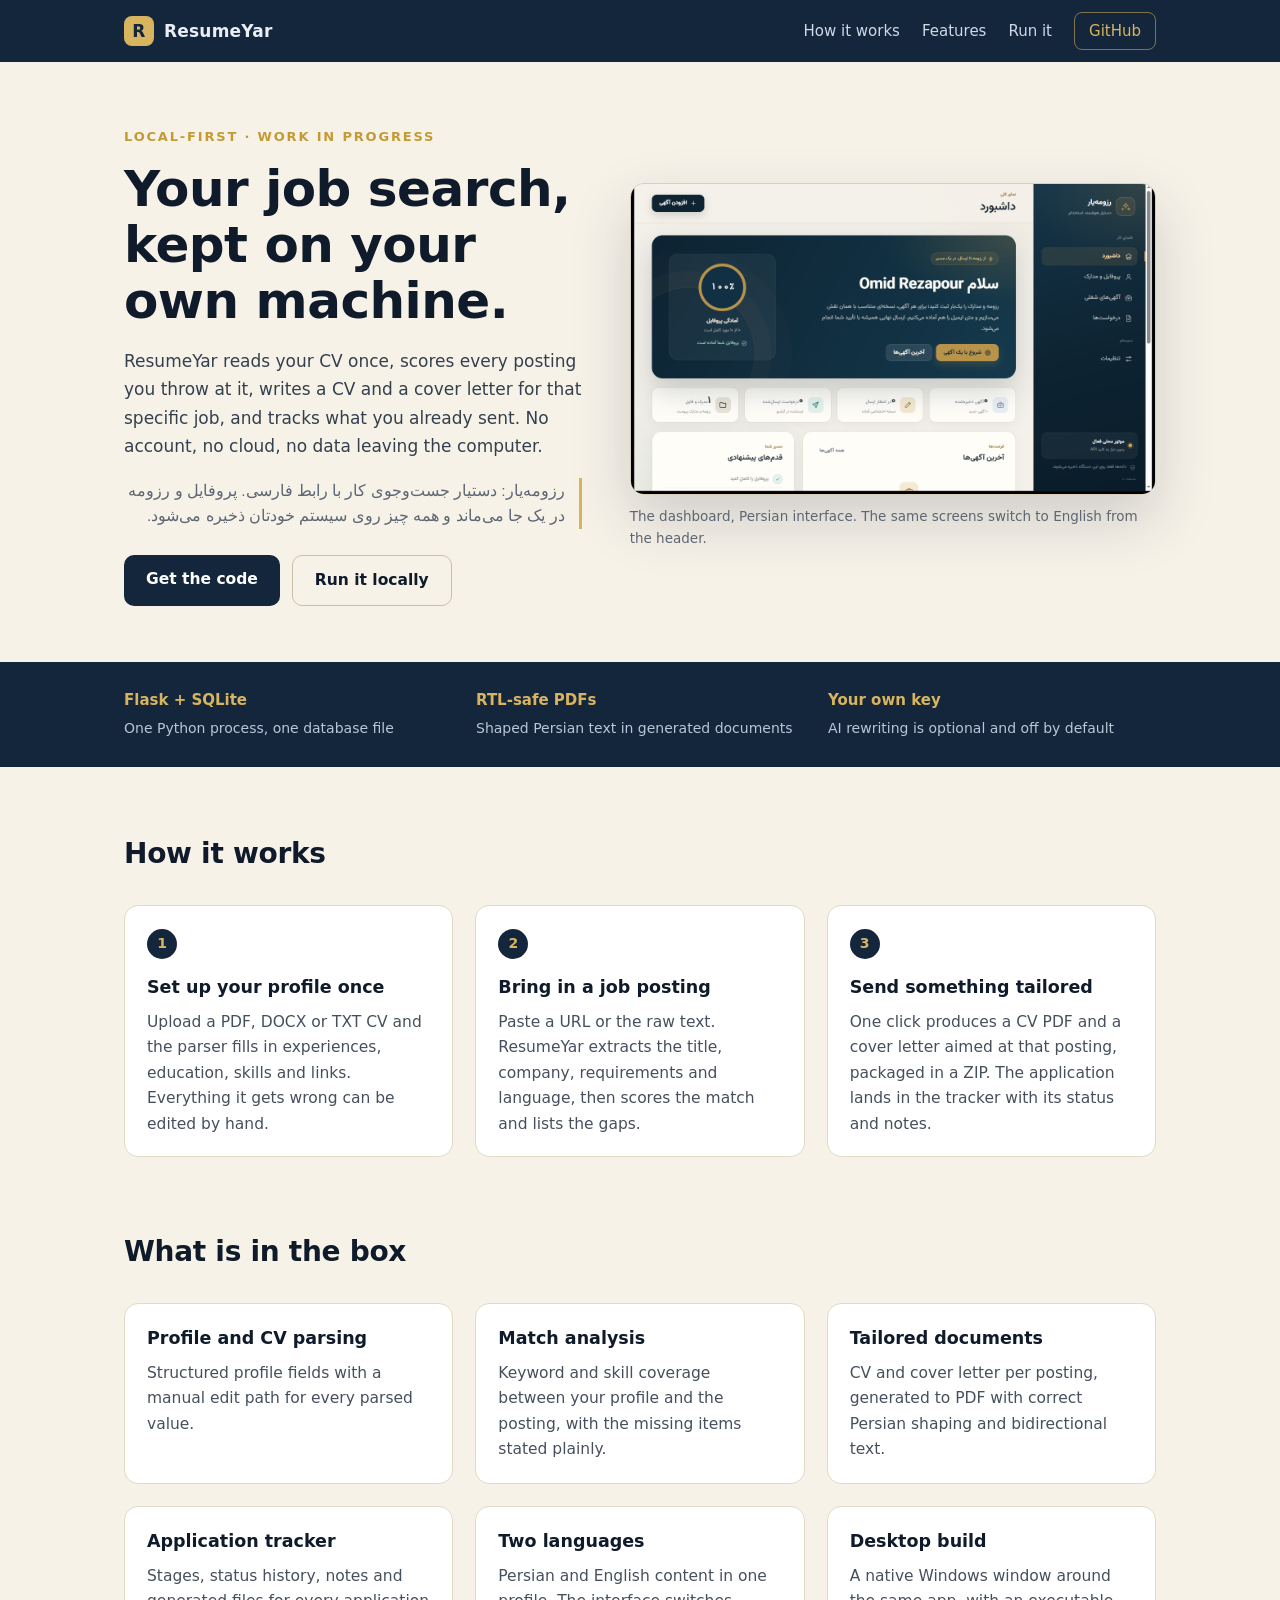
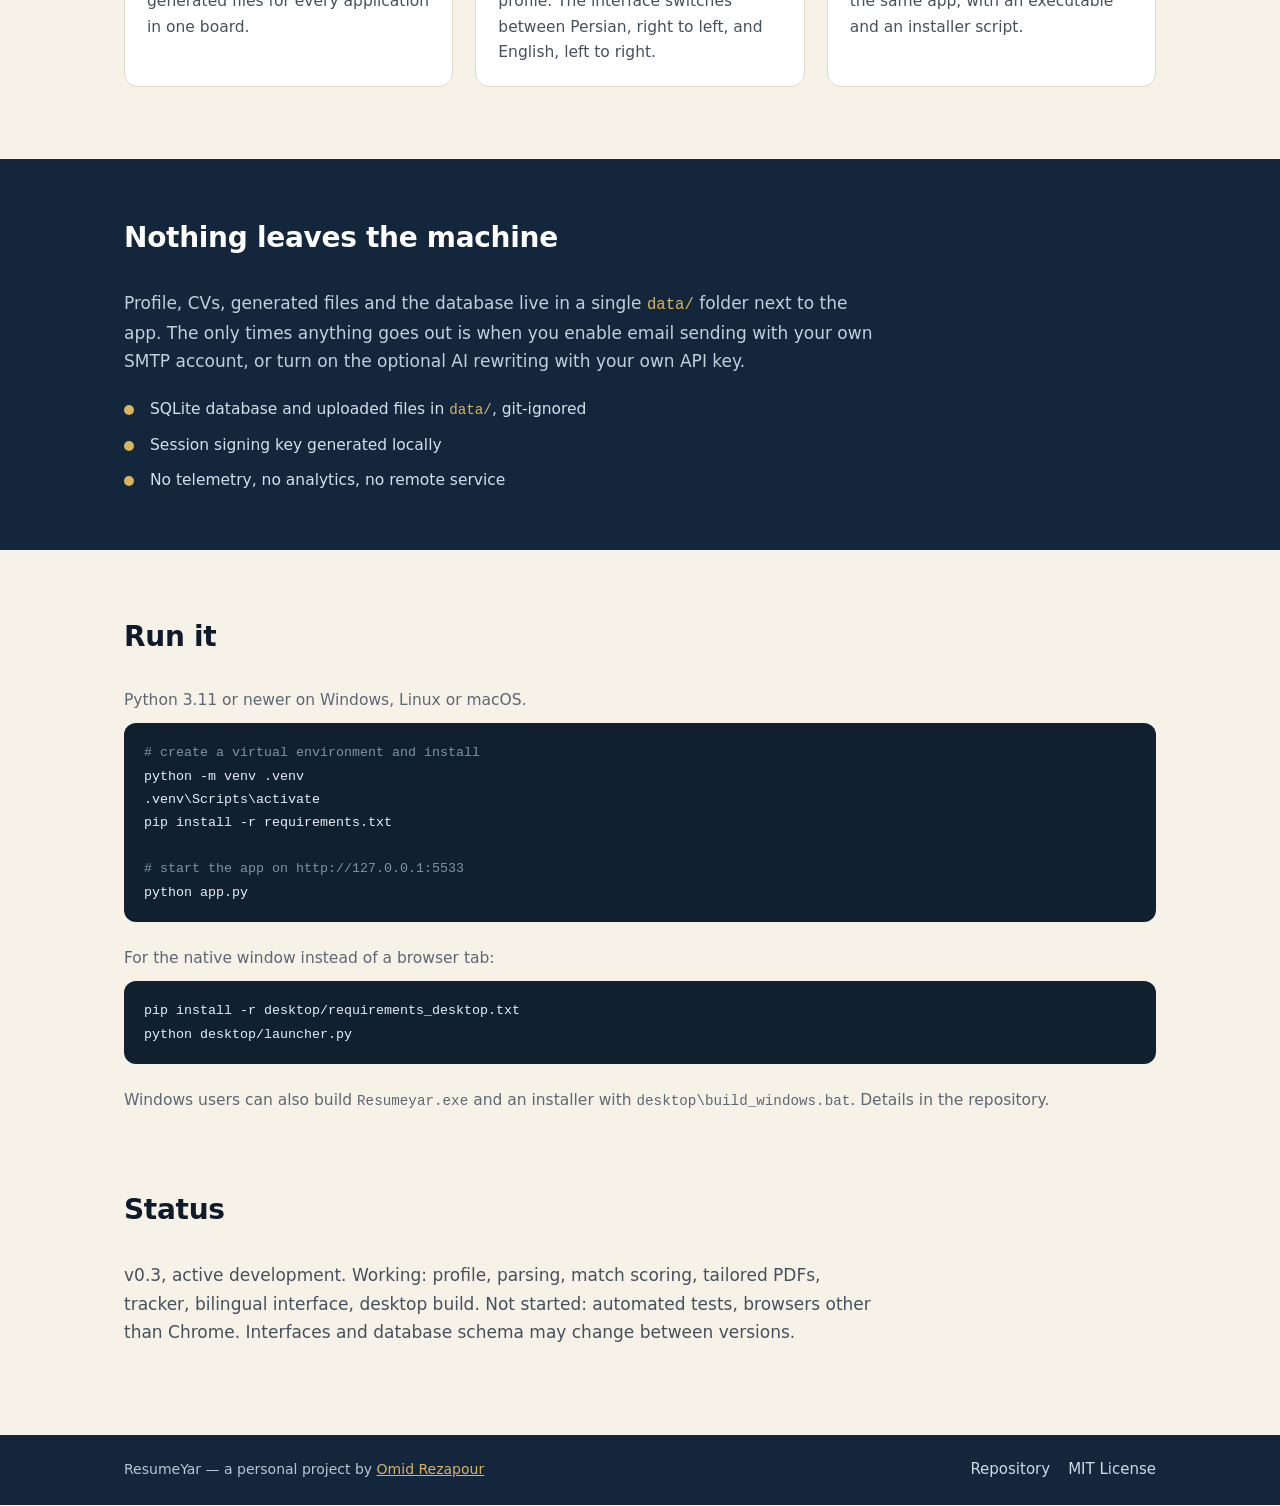
<file: index.html>
<!doctype html>
<html lang="en">
<head>
<meta charset="utf-8">
<meta name="viewport" content="width=device-width, initial-scale=1">
<title>ResumeYar — local-first job-search assistant</title>
<meta name="description" content="Parse your CV, score job matches, generate a tailored CV and cover letter, and track every application. Everything stays on your own machine.">
<meta property="og:title" content="ResumeYar">
<meta property="og:description" content="A local-first job-search assistant with a Persian-first interface.">
<meta property="og:image" content="screenshot.png">
<link rel="icon" href="data:image/svg+xml,%3Csvg xmlns='http://www.w3.org/2000/svg' viewBox='0 0 64 64'%3E%3Crect width='64' height='64' rx='14' fill='%23172b45'/%3E%3Cpath d='M20 44V20h12a9 9 0 0 1 0 18h-8' stroke='%23d8b45e' stroke-width='5' fill='none' stroke-linecap='round'/%3E%3C/svg%3E">
<link rel="stylesheet" href="site.css">
</head>
<body>

<header class="bar">
  <div class="wrap bar-in">
    <a class="brand" href="#top">
      <span class="mark">R</span>
      <span>ResumeYar</span>
    </a>
    <nav>
      <a href="#how">How it works</a>
      <a href="#features">Features</a>
      <a href="#run">Run it</a>
      <a class="gh" href="https://github.com/OmidDevAi/ResumeYar">GitHub</a>
    </nav>
  </div>
</header>

<main id="top">

  <section class="hero wrap">
    <div class="hero-copy">
      <p class="kicker">Local-first · Work in progress</p>
      <h1>Your job search,<br>kept on your own machine.</h1>
      <p class="lede">
        ResumeYar reads your CV once, scores every posting you throw at it,
        writes a CV and a cover letter for that specific job, and tracks what
        you already sent. No account, no cloud, no data leaving the computer.
      </p>
      <p class="fa" lang="fa" dir="rtl">
        رزومه‌یار: دستیار جست‌وجوی کار با رابط فارسی. پروفایل و رزومه در یک جا
        می‌ماند و همه چیز روی سیستم خودتان ذخیره می‌شود.
      </p>
      <div class="cta">
        <a class="btn primary" href="https://github.com/OmidDevAi/ResumeYar">Get the code</a>
        <a class="btn ghost" href="#run">Run it locally</a>
      </div>
    </div>
    <figure class="shot">
      <img src="screenshot.png" alt="ResumeYar dashboard in Persian, right-to-left layout with a navy and gold theme" width="1280" height="756">
      <figcaption>The dashboard, Persian interface. The same screens switch to English from the header.</figcaption>
    </figure>
  </section>

  <section class="strip">
    <div class="wrap strip-in">
      <div><strong>Flask + SQLite</strong><span>One Python process, one database file</span></div>
      <div><strong>RTL-safe PDFs</strong><span>Shaped Persian text in generated documents</span></div>
      <div><strong>Your own key</strong><span>AI rewriting is optional and off by default</span></div>
    </div>
  </section>

  <section id="how" class="wrap section">
    <h2>How it works</h2>
    <ol class="steps">
      <li>
        <span class="num">1</span>
        <h3>Set up your profile once</h3>
        <p>Upload a PDF, DOCX or TXT CV and the parser fills in experiences, education, skills and links. Everything it gets wrong can be edited by hand.</p>
      </li>
      <li>
        <span class="num">2</span>
        <h3>Bring in a job posting</h3>
        <p>Paste a URL or the raw text. ResumeYar extracts the title, company, requirements and language, then scores the match and lists the gaps.</p>
      </li>
      <li>
        <span class="num">3</span>
        <h3>Send something tailored</h3>
        <p>One click produces a CV PDF and a cover letter aimed at that posting, packaged in a ZIP. The application lands in the tracker with its status and notes.</p>
      </li>
    </ol>
  </section>

  <section id="features" class="wrap section">
    <h2>What is in the box</h2>
    <div class="grid">
      <article>
        <h3>Profile and CV parsing</h3>
        <p>Structured profile fields with a manual edit path for every parsed value.</p>
      </article>
      <article>
        <h3>Match analysis</h3>
        <p>Keyword and skill coverage between your profile and the posting, with the missing items stated plainly.</p>
      </article>
      <article>
        <h3>Tailored documents</h3>
        <p>CV and cover letter per posting, generated to PDF with correct Persian shaping and bidirectional text.</p>
      </article>
      <article>
        <h3>Application tracker</h3>
        <p>Stages, status history, notes and generated files for every application in one board.</p>
      </article>
      <article>
        <h3>Two languages</h3>
        <p>Persian and English content in one profile. The interface switches between Persian, right to left, and English, left to right.</p>
      </article>
      <article>
        <h3>Desktop build</h3>
        <p>A native Windows window around the same app, with an executable and an installer script.</p>
      </article>
    </div>
  </section>

  <section class="privacy">
    <div class="wrap privacy-in">
      <h2>Nothing leaves the machine</h2>
      <p>
        Profile, CVs, generated files and the database live in a single <code>data/</code> folder
        next to the app. The only times anything goes out is when you enable email sending
        with your own SMTP account, or turn on the optional AI rewriting with your own API key.
      </p>
      <ul class="checks">
        <li>SQLite database and uploaded files in <code>data/</code>, git-ignored</li>
        <li>Session signing key generated locally</li>
        <li>No telemetry, no analytics, no remote service</li>
      </ul>
    </div>
  </section>

  <section id="run" class="wrap section">
    <h2>Run it</h2>
    <p class="sub">Python 3.11 or newer on Windows, Linux or macOS.</p>
    <pre><code><span class="c"># create a virtual environment and install</span>
python -m venv .venv
.venv\Scripts\activate
pip install -r requirements.txt

<span class="c"># start the app on http://127.0.0.1:5533</span>
python app.py</code></pre>
    <p class="sub">For the native window instead of a browser tab:</p>
    <pre><code>pip install -r desktop/requirements_desktop.txt
python desktop/launcher.py</code></pre>
    <p class="sub">
      Windows users can also build <code>Resumeyar.exe</code> and an installer with
      <code>desktop\build_windows.bat</code>. Details in the repository.
    </p>
  </section>

  <section class="status wrap">
    <h2>Status</h2>
    <p>
      v0.3, active development. Working: profile, parsing, match scoring, tailored PDFs,
      tracker, bilingual interface, desktop build. Not started: automated tests, browsers
      other than Chrome. Interfaces and database schema may change between versions.
    </p>
  </section>

</main>

<footer class="bar foot">
  <div class="wrap bar-in">
    <span>ResumeYar — a personal project by <a href="https://github.com/OmidDevAi">Omid Rezapour</a></span>
    <nav>
      <a href="https://github.com/OmidDevAi/ResumeYar">Repository</a>
      <a href="https://github.com/OmidDevAi/ResumeYar/blob/main/LICENSE">MIT License</a>
    </nav>
  </div>
</footer>

</body>
</html>
</file>
<file: site.css>
:root {
  --navy: #14263c;
  --navy-2: #1d3550;
  --ink: #0f1b2b;
  --gold: #d8b45e;
  --gold-2: #c39a34;
  --cream: #f7f2e8;
  --card: #ffffff;
  --line: #e2d9c7;
  --muted: #5d6673;
}

* { box-sizing: border-box; }

html { scroll-behavior: smooth; }

body {
  margin: 0;
  background: var(--cream);
  color: var(--ink);
  font: 17px/1.65 "Segoe UI", system-ui, -apple-system, "Vazirmatn", Tahoma, sans-serif;
}

.wrap { max-width: 1080px; margin: 0 auto; padding: 0 24px; }

a { color: inherit; }

.bar {
  background: var(--navy);
  color: #e9eef5;
  position: sticky;
  top: 0;
  z-index: 8;
}

.bar-in {
  display: flex;
  align-items: center;
  justify-content: space-between;
  gap: 20px;
  min-height: 62px;
}

.brand {
  display: flex;
  align-items: center;
  gap: 10px;
  text-decoration: none;
  font-weight: 700;
  letter-spacing: .2px;
}

.mark {
  display: grid;
  place-items: center;
  width: 30px;
  height: 30px;
  border-radius: 8px;
  background: var(--gold);
  color: var(--navy);
  font-weight: 800;
}

.bar nav { display: flex; gap: 22px; align-items: center; flex-wrap: wrap; }
.bar nav a { text-decoration: none; color: #cfd9e6; font-size: 15px; }
.bar nav a:hover { color: #fff; }

.gh {
  border: 1px solid rgba(216, 180, 94, .55);
  padding: 6px 14px;
  border-radius: 8px;
  color: var(--gold) !important;
}

.hero {
  display: grid;
  grid-template-columns: 1fr 1.15fr;
  gap: 48px;
  align-items: center;
  padding-top: 64px;
  padding-bottom: 56px;
}

.kicker {
  margin: 0 0 14px;
  font-size: 13px;
  letter-spacing: .14em;
  text-transform: uppercase;
  color: var(--gold-2);
  font-weight: 600;
}

h1 {
  font-size: clamp(34px, 4.4vw, 50px);
  line-height: 1.12;
  margin: 0 0 18px;
  letter-spacing: -.5px;
}

.lede { color: #34404e; margin: 0 0 18px; }

.fa {
  font-family: "Vazirmatn", Tahoma, "Segoe UI", sans-serif;
  color: var(--muted);
  font-size: 15.5px;
  border-right: 3px solid var(--gold);
  padding-right: 14px;
  margin: 0 0 26px;
}

.cta { display: flex; gap: 12px; flex-wrap: wrap; }

.btn {
  display: inline-block;
  padding: 12px 22px;
  border-radius: 10px;
  text-decoration: none;
  font-weight: 600;
  font-size: 15.5px;
}

.btn.primary { background: var(--navy); color: #fff; }
.btn.primary:hover { background: var(--navy-2); }
.btn.ghost { border: 1px solid #cbbfa6; color: var(--ink); }
.btn.ghost:hover { border-color: var(--gold-2); }

.shot { margin: 0; }
.shot img {
  width: 100%;
  height: auto;
  display: block;
  border-radius: 14px;
  border: 1px solid #d9cfba;
  box-shadow: 0 24px 60px rgba(20, 38, 60, .18);
}
.shot figcaption { margin-top: 10px; font-size: 13.5px; color: var(--muted); }

.strip { background: var(--navy); color: #dfe7f0; }
.strip-in {
  display: grid;
  grid-template-columns: repeat(3, 1fr);
  gap: 24px;
  padding-top: 26px;
  padding-bottom: 26px;
}
.strip strong { display: block; color: var(--gold); font-size: 15px; }
.strip span { font-size: 14px; color: #b9c6d6; }

.section { padding-top: 64px; padding-bottom: 8px; }

h2 {
  font-size: 28px;
  letter-spacing: -.3px;
  margin: 0 0 28px;
}

.steps {
  list-style: none;
  margin: 0;
  padding: 0;
  display: grid;
  grid-template-columns: repeat(3, 1fr);
  gap: 22px;
}

.steps li {
  background: var(--card);
  border: 1px solid var(--line);
  border-radius: 14px;
  padding: 22px 22px 18px;
}

.num {
  display: inline-grid;
  place-items: center;
  width: 30px;
  height: 30px;
  border-radius: 50%;
  background: var(--navy);
  color: var(--gold);
  font-weight: 700;
  font-size: 14px;
}

h3 { font-size: 17.5px; margin: 14px 0 8px; }
.steps p, .grid p { margin: 0; color: #46505d; font-size: 15.5px; }

.grid {
  display: grid;
  grid-template-columns: repeat(3, 1fr);
  gap: 22px;
}

.grid article {
  background: var(--card);
  border: 1px solid var(--line);
  border-radius: 14px;
  padding: 20px 22px;
}
.grid h3 { margin-top: 0; }

.privacy { background: var(--navy); color: #e6edf5; margin-top: 64px; }
.privacy-in { padding-top: 56px; padding-bottom: 56px; }
.privacy h2 { color: #fff; }
.privacy p { color: #c3cfdd; max-width: 760px; }

.checks { margin: 22px 0 0; padding: 0; list-style: none; display: grid; gap: 10px; }
.checks li { padding-left: 26px; position: relative; color: #d5dfea; font-size: 15.5px; }
.checks li::before {
  content: "";
  position: absolute;
  left: 0;
  top: 8px;
  width: 10px;
  height: 10px;
  border-radius: 50%;
  background: var(--gold);
}

code {
  font-family: "Cascadia Mono", Consolas, "Courier New", monospace;
  font-size: .92em;
}

.privacy code { color: var(--gold); }

.sub { color: var(--muted); margin: 0 0 10px; font-size: 15.5px; }

pre {
  background: #10202f;
  color: #e7eef7;
  border-radius: 12px;
  padding: 18px 20px;
  overflow-x: auto;
  margin: 0 0 24px;
  font-size: 14.5px;
  line-height: 1.6;
}
pre .c { color: #7f93a8; }

.status { padding-top: 56px; padding-bottom: 64px; }
.status p { color: #46505d; max-width: 760px; }

.foot { position: static; margin-top: 8px; }
.foot .bar-in { min-height: 70px; font-size: 14px; color: #b9c6d6; }
.foot a { color: var(--gold); }
.foot nav { gap: 18px; }

@media (max-width: 880px) {
  .hero { grid-template-columns: 1fr; gap: 32px; padding-top: 40px; }
  .steps, .grid, .strip-in { grid-template-columns: 1fr; }
  .bar nav a:not(.gh) { display: none; }
}
</file>
